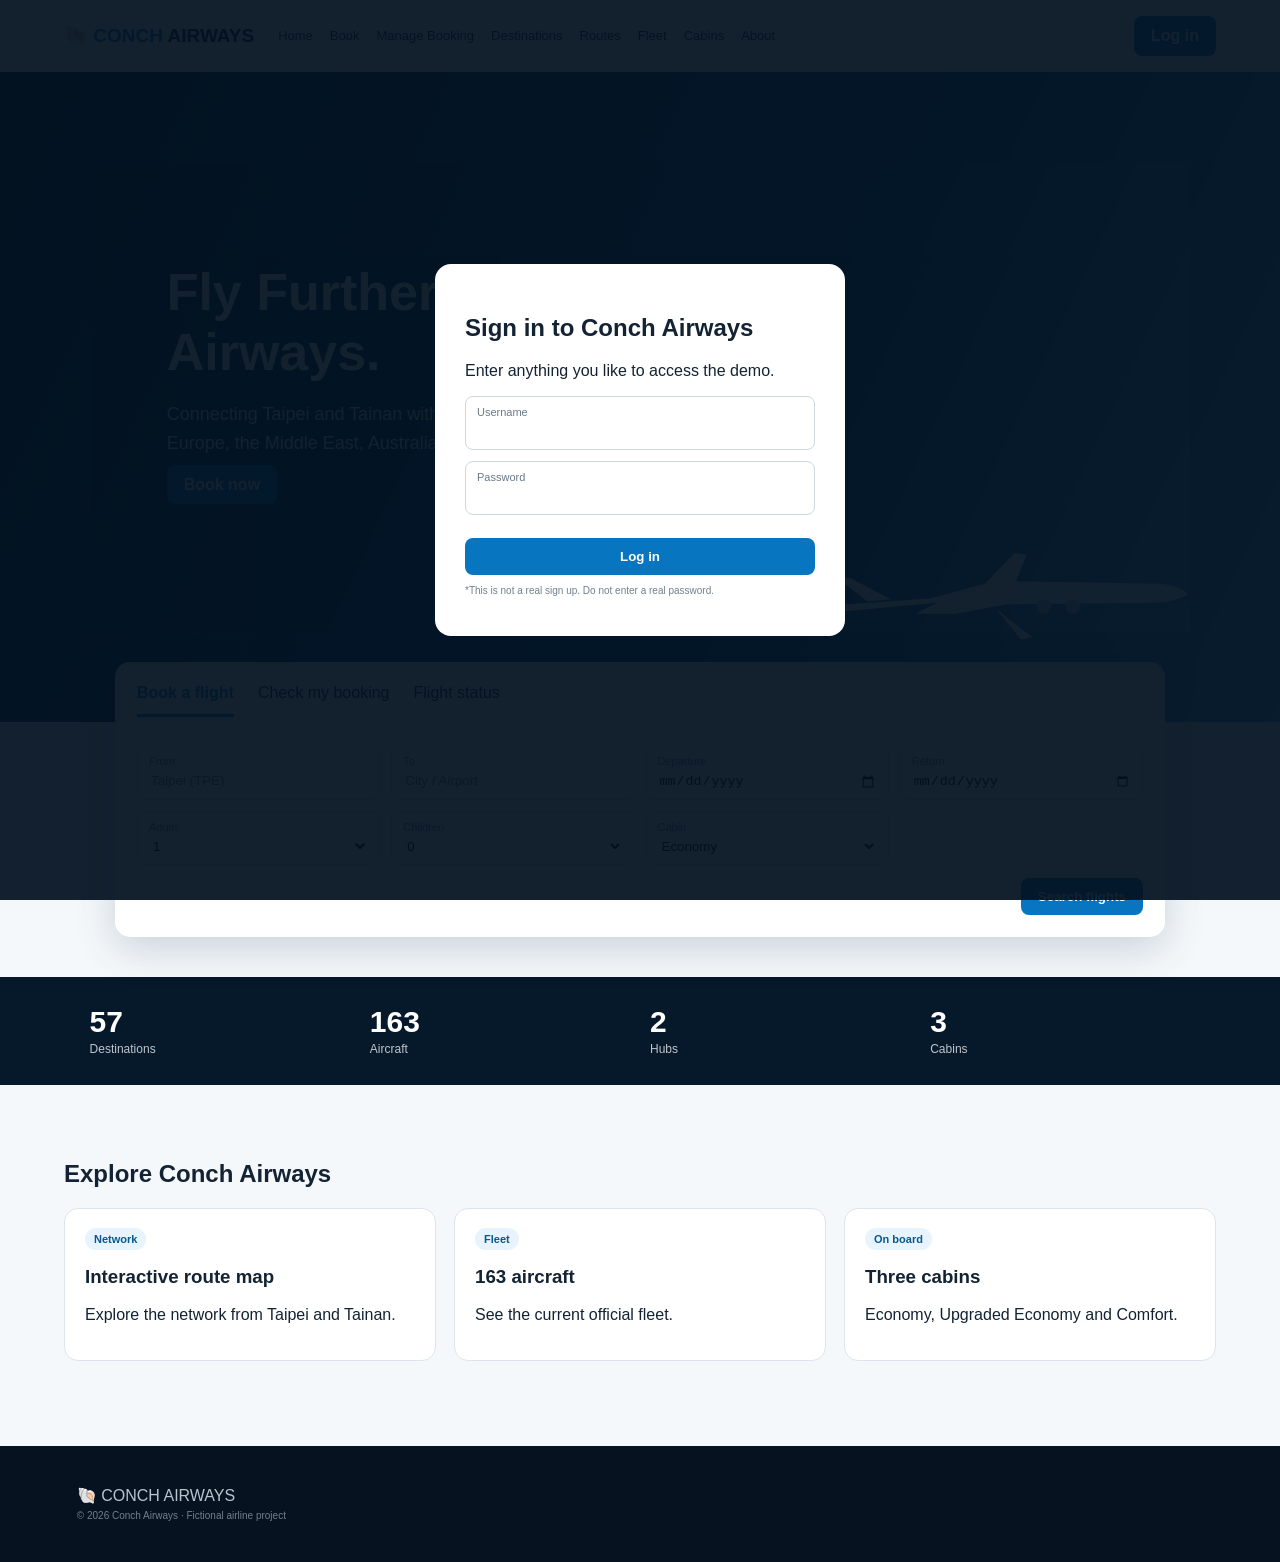
<file: index.html>
<!doctype html><html><head><meta charset='utf-8'><meta name='viewport' content='width=device-width,initial-scale=1'><title>Home · Conch Airways</title><link rel='stylesheet' href='style.css'></head><body><nav><a class='logo' href='index.html'>🐚 <b>CONCH</b> AIRWAYS</a><div class='links'><a href='index.html'>Home</a><a href='book.html'>Book</a><a href='manage.html'>Manage Booking</a><a href='destinations.html'>Destinations</a><a href='routes.html'>Routes</a><a href='fleet.html'>Fleet</a><a href='cabins.html'>Cabins</a><a href='about.html'>About</a></div><a class='btn' href='index.html#login'>Log in</a></nav><section class='hero'><div class='hero'><h1>Fly Further with Conch Airways.</h1><p>Connecting Taipei and Tainan with destinations across Asia, North America, Europe, the Middle East, Australia and the Pacific.</p><a class='btn' href='book.html'>Book now</a></div><div class='plane'><svg viewBox='0 0 600 180'><path d='M55 103L210 92 300 68 525 72Q550 74 562 86 545 97 520 98L315 100 245 113 190 113 220 98 75 111Q55 111 45 106Z' fill='white'/><path d='M270 88L325 30 342 32 318 91Z' fill='white'/><path d='M292 100L350 145 334 148 300 106Z' fill='white'/><path d='M125 96L85 65 101 64 157 93Z' fill='white'/><circle cx='365' cy='103' r='10' fill='#cbd7e2'/><circle cx='405' cy='103' r='10' fill='#cbd7e2'/></svg></div></section>
<div class='booking'><div class='tabs'><b>Book a flight</b><span>Check my booking</span><span>Flight status</span></div><form id='booking'><div class='grid'><div class='field'><label>From</label><input placeholder='Taipei (TPE)'></div><div class='field'><label>To</label><input placeholder='City / Airport'></div><div class='field'><label>Departure</label><input type='date'></div><div class='field'><label>Return</label><input type='date'></div><div class='field'><label>Adults</label><select><option>1</option><option>2</option><option>3</option></select></div><div class='field'><label>Children</label><select><option selected>0</option><option>1</option><option>2</option><option>3</option></select></div><div class='field'><label>Cabin</label><select><option>Economy</option><option>Upgraded Economy</option><option>Comfort</option></select></div></div><div class='right'><button class='btn'>Search flights</button></div></form></div>
<div class='stats'><div><strong>57</strong><span>Destinations</span></div><div><strong>163</strong><span>Aircraft</span></div><div><strong>2</strong><span>Hubs</span></div><div><strong>3</strong><span>Cabins</span></div></div>
<section class='section'><h2>Explore Conch Airways</h2><div class='cards'><a class='card' href='routes.html'><span class='tag'>Network</span><h3>Interactive route map</h3><p>Explore the network from Taipei and Tainan.</p></a><a class='card' href='fleet.html'><span class='tag'>Fleet</span><h3>163 aircraft</h3><p>See the current official fleet.</p></a><a class='card' href='cabins.html'><span class='tag'>On board</span><h3>Three cabins</h3><p>Economy, Upgraded Economy and Comfort.</p></a></div></section><footer>🐚 CONCH AIRWAYS<br><span class='small'>© 2026 Conch Airways · Fictional airline project</span></footer><div class='login' id='login'><div class='loginbox'><h2>Sign in to Conch Airways</h2><p>Enter anything you like to access the demo.</p><form onsubmit='return login(event)'><div class='field'><label>Username</label><input id='user' autocomplete='off'></div><div class='field'><label>Password</label><input id='pass' type='password' autocomplete='off'></div><div id='err' class='error'>Please enter something in both fields.</div><button class='btn' style='width:100%;margin-top:12px'>Log in</button></form><p class='small'>*This is not a real sign up. Do not enter a real password.</p></div></div><script src='script.js'></script></body></html>
</file>
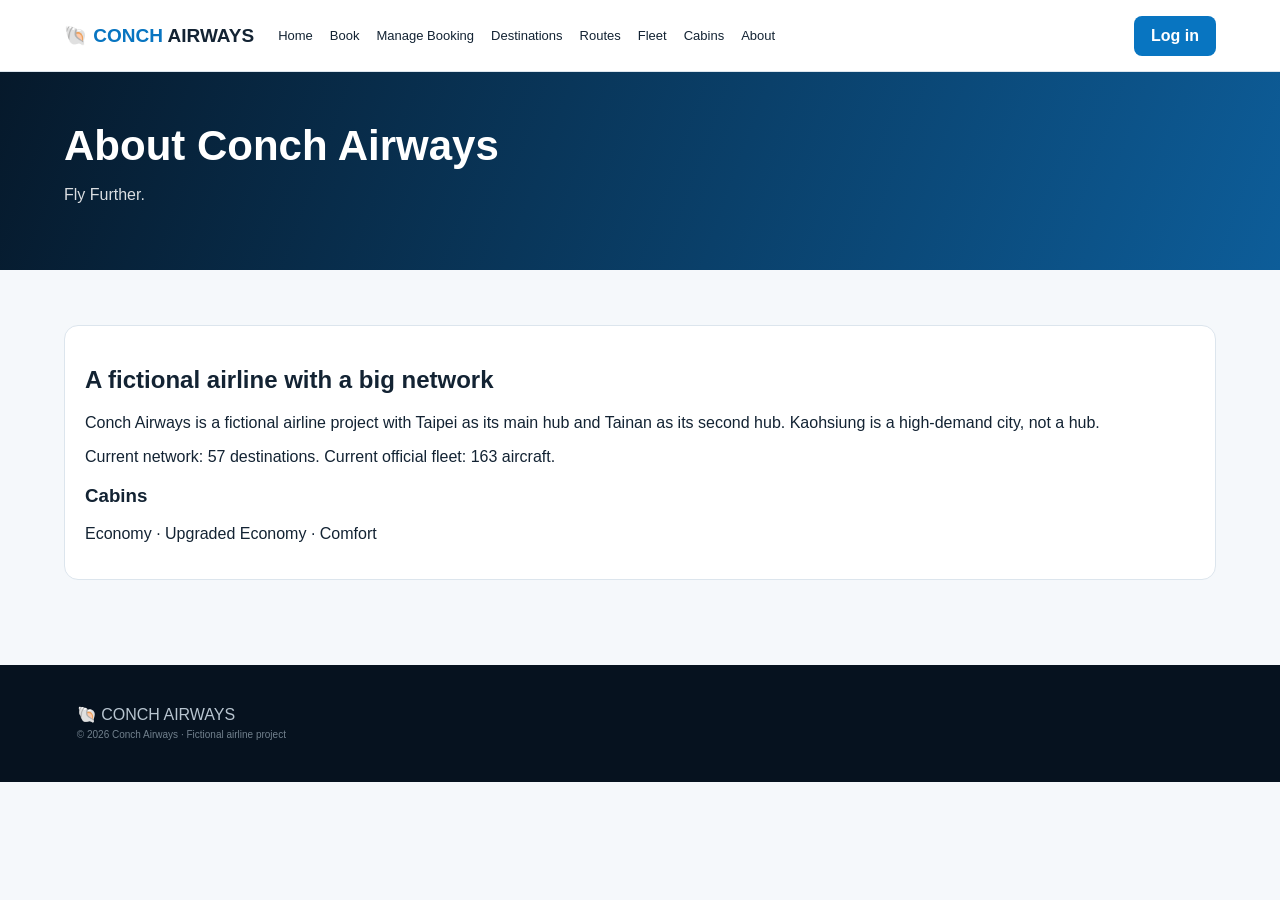
<file: about.html>
<!doctype html><html><head><meta charset='utf-8'><meta name='viewport' content='width=device-width,initial-scale=1'><title>About · Conch Airways</title><link rel='stylesheet' href='style.css'></head><body><nav><a class='logo' href='index.html'>🐚 <b>CONCH</b> AIRWAYS</a><div class='links'><a href='index.html'>Home</a><a href='book.html'>Book</a><a href='manage.html'>Manage Booking</a><a href='destinations.html'>Destinations</a><a href='routes.html'>Routes</a><a href='fleet.html'>Fleet</a><a href='cabins.html'>Cabins</a><a href='about.html'>About</a></div><a class='btn' href='index.html#login'>Log in</a></nav><section class='pagehero'><h1>About Conch Airways</h1><p>Fly Further.</p></section><section class='section'><div class='card'><h2>A fictional airline with a big network</h2><p>Conch Airways is a fictional airline project with Taipei as its main hub and Tainan as its second hub. Kaohsiung is a high-demand city, not a hub.</p><p>Current network: 57 destinations. Current official fleet: 163 aircraft.</p><h3>Cabins</h3><p>Economy · Upgraded Economy · Comfort</p></div></section><footer>🐚 CONCH AIRWAYS<br><span class='small'>© 2026 Conch Airways · Fictional airline project</span></footer><script src='script.js'></script></body></html>
</file>
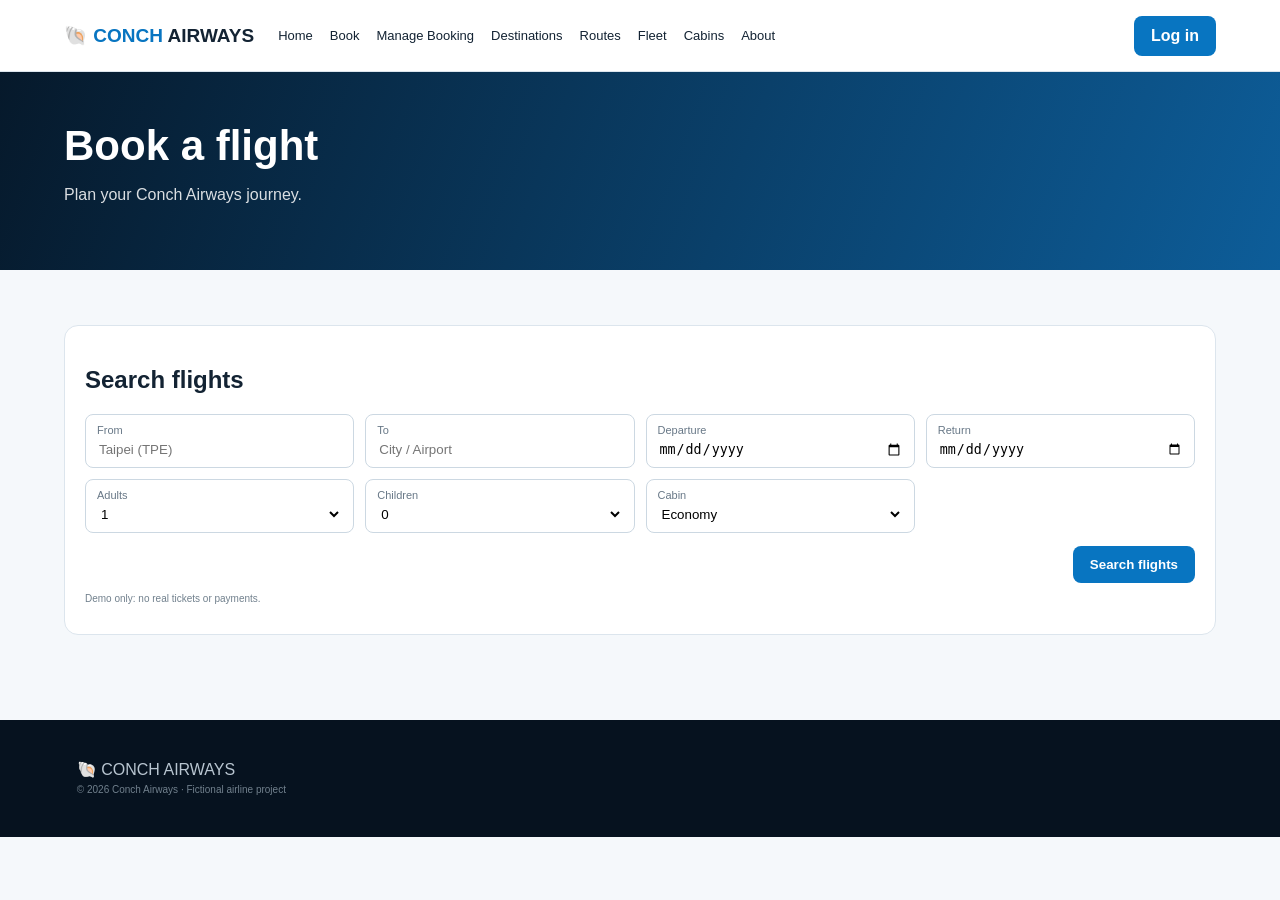
<file: book.html>
<!doctype html><html><head><meta charset='utf-8'><meta name='viewport' content='width=device-width,initial-scale=1'><title>Book · Conch Airways</title><link rel='stylesheet' href='style.css'></head><body><nav><a class='logo' href='index.html'>🐚 <b>CONCH</b> AIRWAYS</a><div class='links'><a href='index.html'>Home</a><a href='book.html'>Book</a><a href='manage.html'>Manage Booking</a><a href='destinations.html'>Destinations</a><a href='routes.html'>Routes</a><a href='fleet.html'>Fleet</a><a href='cabins.html'>Cabins</a><a href='about.html'>About</a></div><a class='btn' href='index.html#login'>Log in</a></nav><section class='pagehero'><h1>Book a flight</h1><p>Plan your Conch Airways journey.</p></section><section class='section'><div class='card'><h2>Search flights</h2><form id='booking'><div class='grid'><div class='field'><label>From</label><input required placeholder='Taipei (TPE)'></div><div class='field'><label>To</label><input required placeholder='City / Airport'></div><div class='field'><label>Departure</label><input type='date' required></div><div class='field'><label>Return</label><input type='date'></div><div class='field'><label>Adults</label><select><option>1</option><option>2</option><option>3</option></select></div><div class='field'><label>Children</label><select><option selected>0</option><option>1</option><option>2</option><option>3</option></select></div><div class='field'><label>Cabin</label><select><option>Economy</option><option>Upgraded Economy</option><option>Comfort</option></select></div></div><div class='right'><button class='btn'>Search flights</button></div></form><p class='small'>Demo only: no real tickets or payments.</p></div></section><footer>🐚 CONCH AIRWAYS<br><span class='small'>© 2026 Conch Airways · Fictional airline project</span></footer><script src='script.js'></script></body></html>
</file>
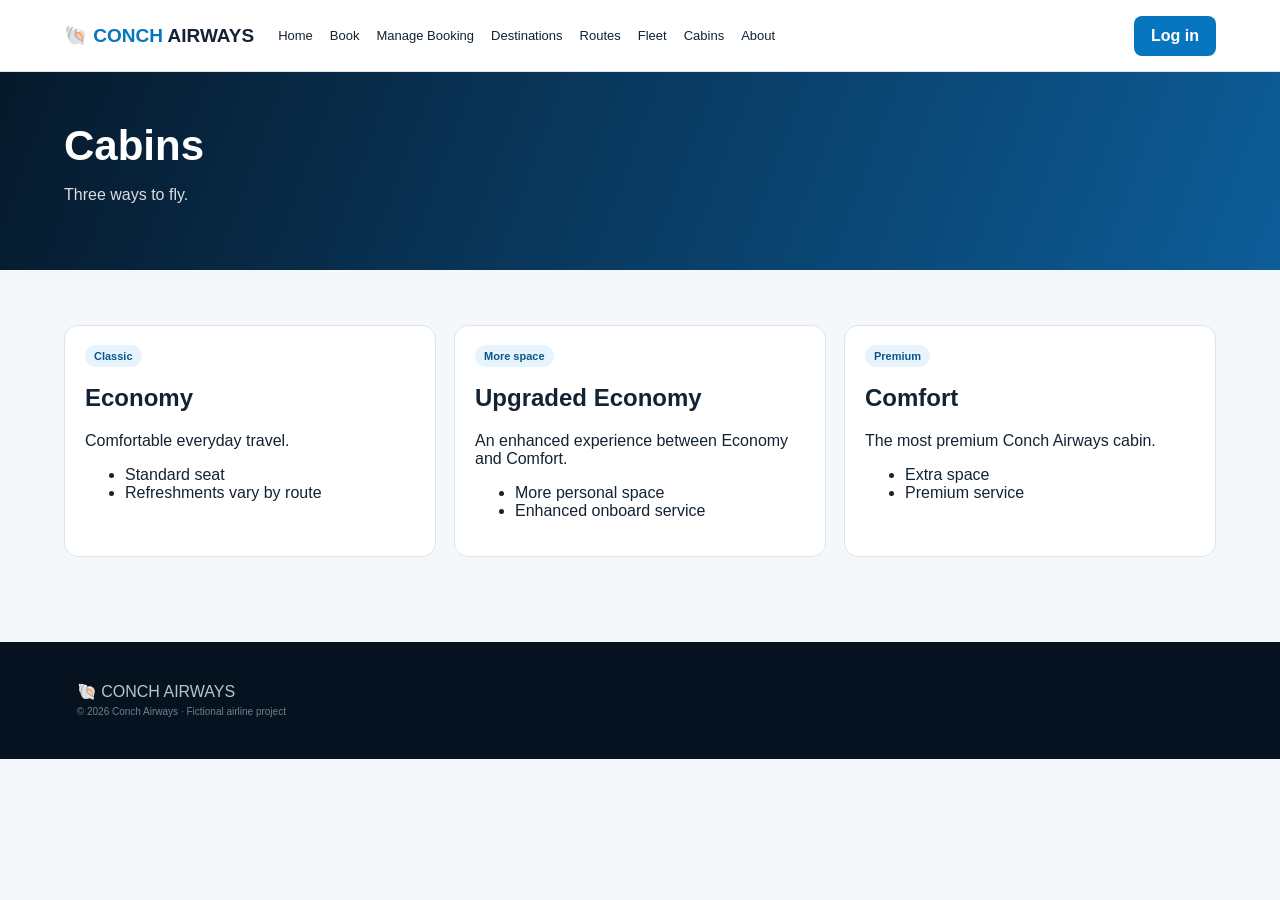
<file: cabins.html>
<!doctype html><html><head><meta charset='utf-8'><meta name='viewport' content='width=device-width,initial-scale=1'><title>Cabins · Conch Airways</title><link rel='stylesheet' href='style.css'></head><body><nav><a class='logo' href='index.html'>🐚 <b>CONCH</b> AIRWAYS</a><div class='links'><a href='index.html'>Home</a><a href='book.html'>Book</a><a href='manage.html'>Manage Booking</a><a href='destinations.html'>Destinations</a><a href='routes.html'>Routes</a><a href='fleet.html'>Fleet</a><a href='cabins.html'>Cabins</a><a href='about.html'>About</a></div><a class='btn' href='index.html#login'>Log in</a></nav><section class='pagehero'><h1>Cabins</h1><p>Three ways to fly.</p></section><section class='section'><div class='cards'><div class='card'><span class='tag'>Classic</span><h2>Economy</h2><p>Comfortable everyday travel.</p><ul><li>Standard seat</li><li>Refreshments vary by route</li></ul></div><div class='card'><span class='tag'>More space</span><h2>Upgraded Economy</h2><p>An enhanced experience between Economy and Comfort.</p><ul><li>More personal space</li><li>Enhanced onboard service</li></ul></div><div class='card'><span class='tag'>Premium</span><h2>Comfort</h2><p>The most premium Conch Airways cabin.</p><ul><li>Extra space</li><li>Premium service</li></ul></div></div></section><footer>🐚 CONCH AIRWAYS<br><span class='small'>© 2026 Conch Airways · Fictional airline project</span></footer><script src='script.js'></script></body></html>
</file>
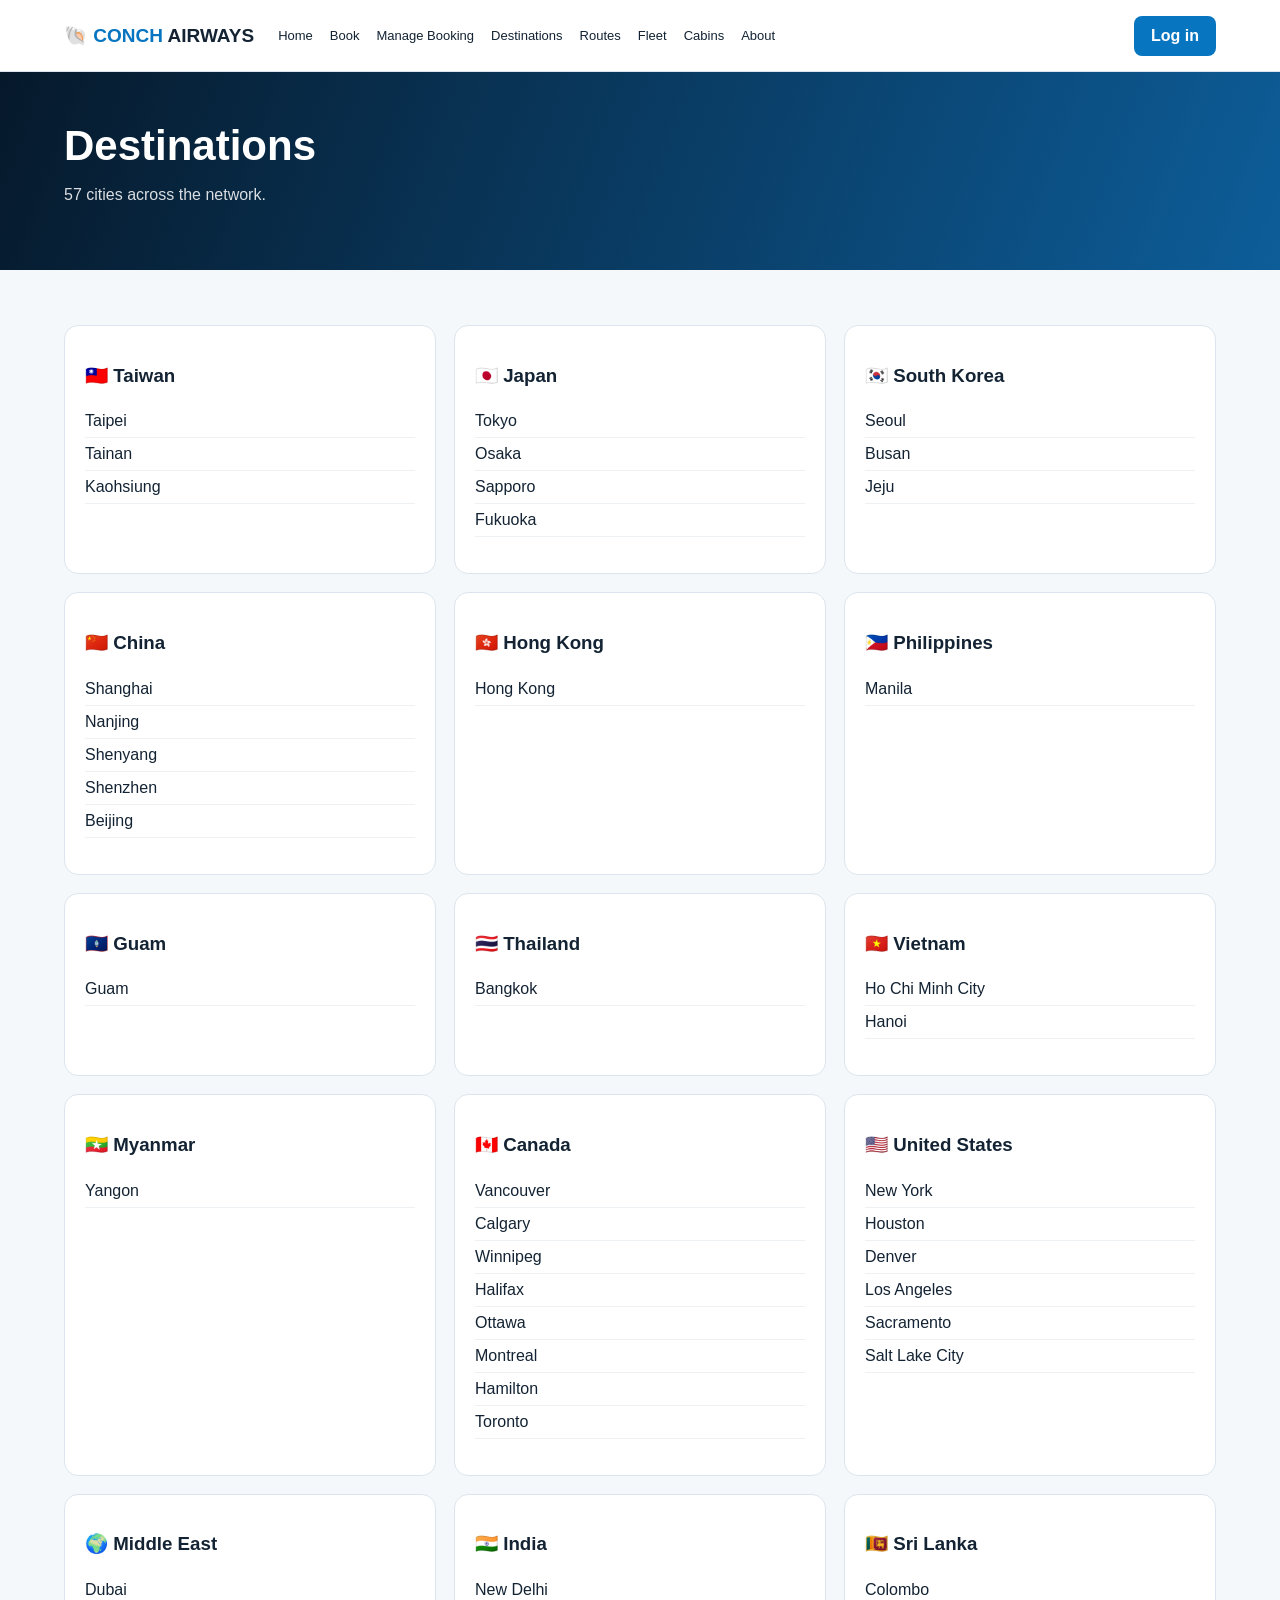
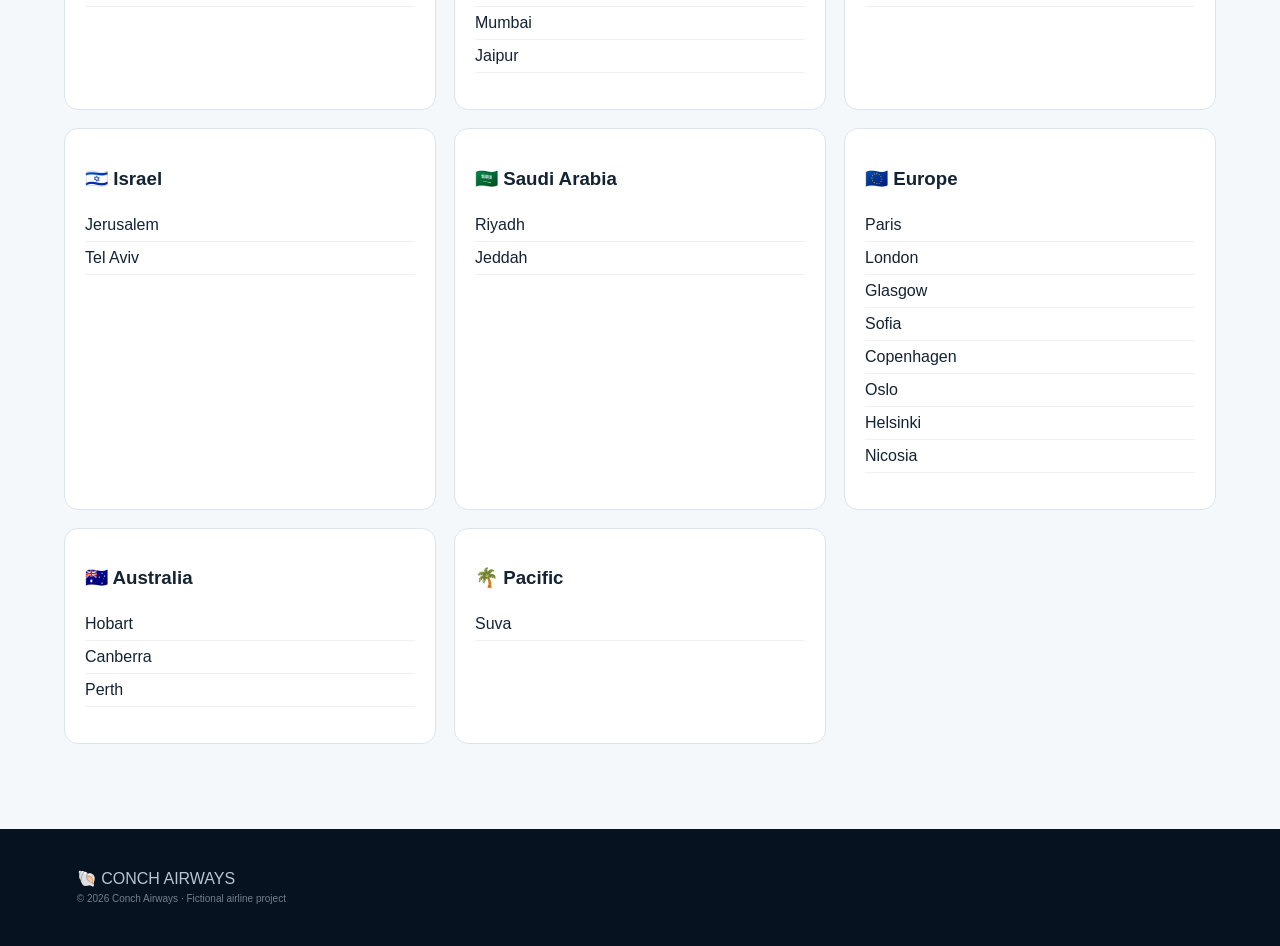
<file: destinations.html>
<!doctype html><html><head><meta charset='utf-8'><meta name='viewport' content='width=device-width,initial-scale=1'><title>Destinations · Conch Airways</title><link rel='stylesheet' href='style.css'></head><body><nav><a class='logo' href='index.html'>🐚 <b>CONCH</b> AIRWAYS</a><div class='links'><a href='index.html'>Home</a><a href='book.html'>Book</a><a href='manage.html'>Manage Booking</a><a href='destinations.html'>Destinations</a><a href='routes.html'>Routes</a><a href='fleet.html'>Fleet</a><a href='cabins.html'>Cabins</a><a href='about.html'>About</a></div><a class='btn' href='index.html#login'>Log in</a></nav><section class='pagehero'><h1>Destinations</h1><p>57 cities across the network.</p></section><section class='section'><div class='groups'><div class='card'><h3>🇹🇼 Taiwan</h3><ul><li>Taipei</li><li>Tainan</li><li>Kaohsiung</li></ul></div><div class='card'><h3>🇯🇵 Japan</h3><ul><li>Tokyo</li><li>Osaka</li><li>Sapporo</li><li>Fukuoka</li></ul></div><div class='card'><h3>🇰🇷 South Korea</h3><ul><li>Seoul</li><li>Busan</li><li>Jeju</li></ul></div><div class='card'><h3>🇨🇳 China</h3><ul><li>Shanghai</li><li>Nanjing</li><li>Shenyang</li><li>Shenzhen</li><li>Beijing</li></ul></div><div class='card'><h3>🇭🇰 Hong Kong</h3><ul><li>Hong Kong</li></ul></div><div class='card'><h3>🇵🇭 Philippines</h3><ul><li>Manila</li></ul></div><div class='card'><h3>🇬🇺 Guam</h3><ul><li>Guam</li></ul></div><div class='card'><h3>🇹🇭 Thailand</h3><ul><li>Bangkok</li></ul></div><div class='card'><h3>🇻🇳 Vietnam</h3><ul><li>Ho Chi Minh City</li><li>Hanoi</li></ul></div><div class='card'><h3>🇲🇲 Myanmar</h3><ul><li>Yangon</li></ul></div><div class='card'><h3>🇨🇦 Canada</h3><ul><li>Vancouver</li><li>Calgary</li><li>Winnipeg</li><li>Halifax</li><li>Ottawa</li><li>Montreal</li><li>Hamilton</li><li>Toronto</li></ul></div><div class='card'><h3>🇺🇸 United States</h3><ul><li>New York</li><li>Houston</li><li>Denver</li><li>Los Angeles</li><li>Sacramento</li><li>Salt Lake City</li></ul></div><div class='card'><h3>🌍 Middle East</h3><ul><li>Dubai</li></ul></div><div class='card'><h3>🇮🇳 India</h3><ul><li>New Delhi</li><li>Mumbai</li><li>Jaipur</li></ul></div><div class='card'><h3>🇱🇰 Sri Lanka</h3><ul><li>Colombo</li></ul></div><div class='card'><h3>🇮🇱 Israel</h3><ul><li>Jerusalem</li><li>Tel Aviv</li></ul></div><div class='card'><h3>🇸🇦 Saudi Arabia</h3><ul><li>Riyadh</li><li>Jeddah</li></ul></div><div class='card'><h3>🇪🇺 Europe</h3><ul><li>Paris</li><li>London</li><li>Glasgow</li><li>Sofia</li><li>Copenhagen</li><li>Oslo</li><li>Helsinki</li><li>Nicosia</li></ul></div><div class='card'><h3>🇦🇺 Australia</h3><ul><li>Hobart</li><li>Canberra</li><li>Perth</li></ul></div><div class='card'><h3>🌴 Pacific</h3><ul><li>Suva</li></ul></div></div></section><footer>🐚 CONCH AIRWAYS<br><span class='small'>© 2026 Conch Airways · Fictional airline project</span></footer><script src='script.js'></script></body></html>
</file>
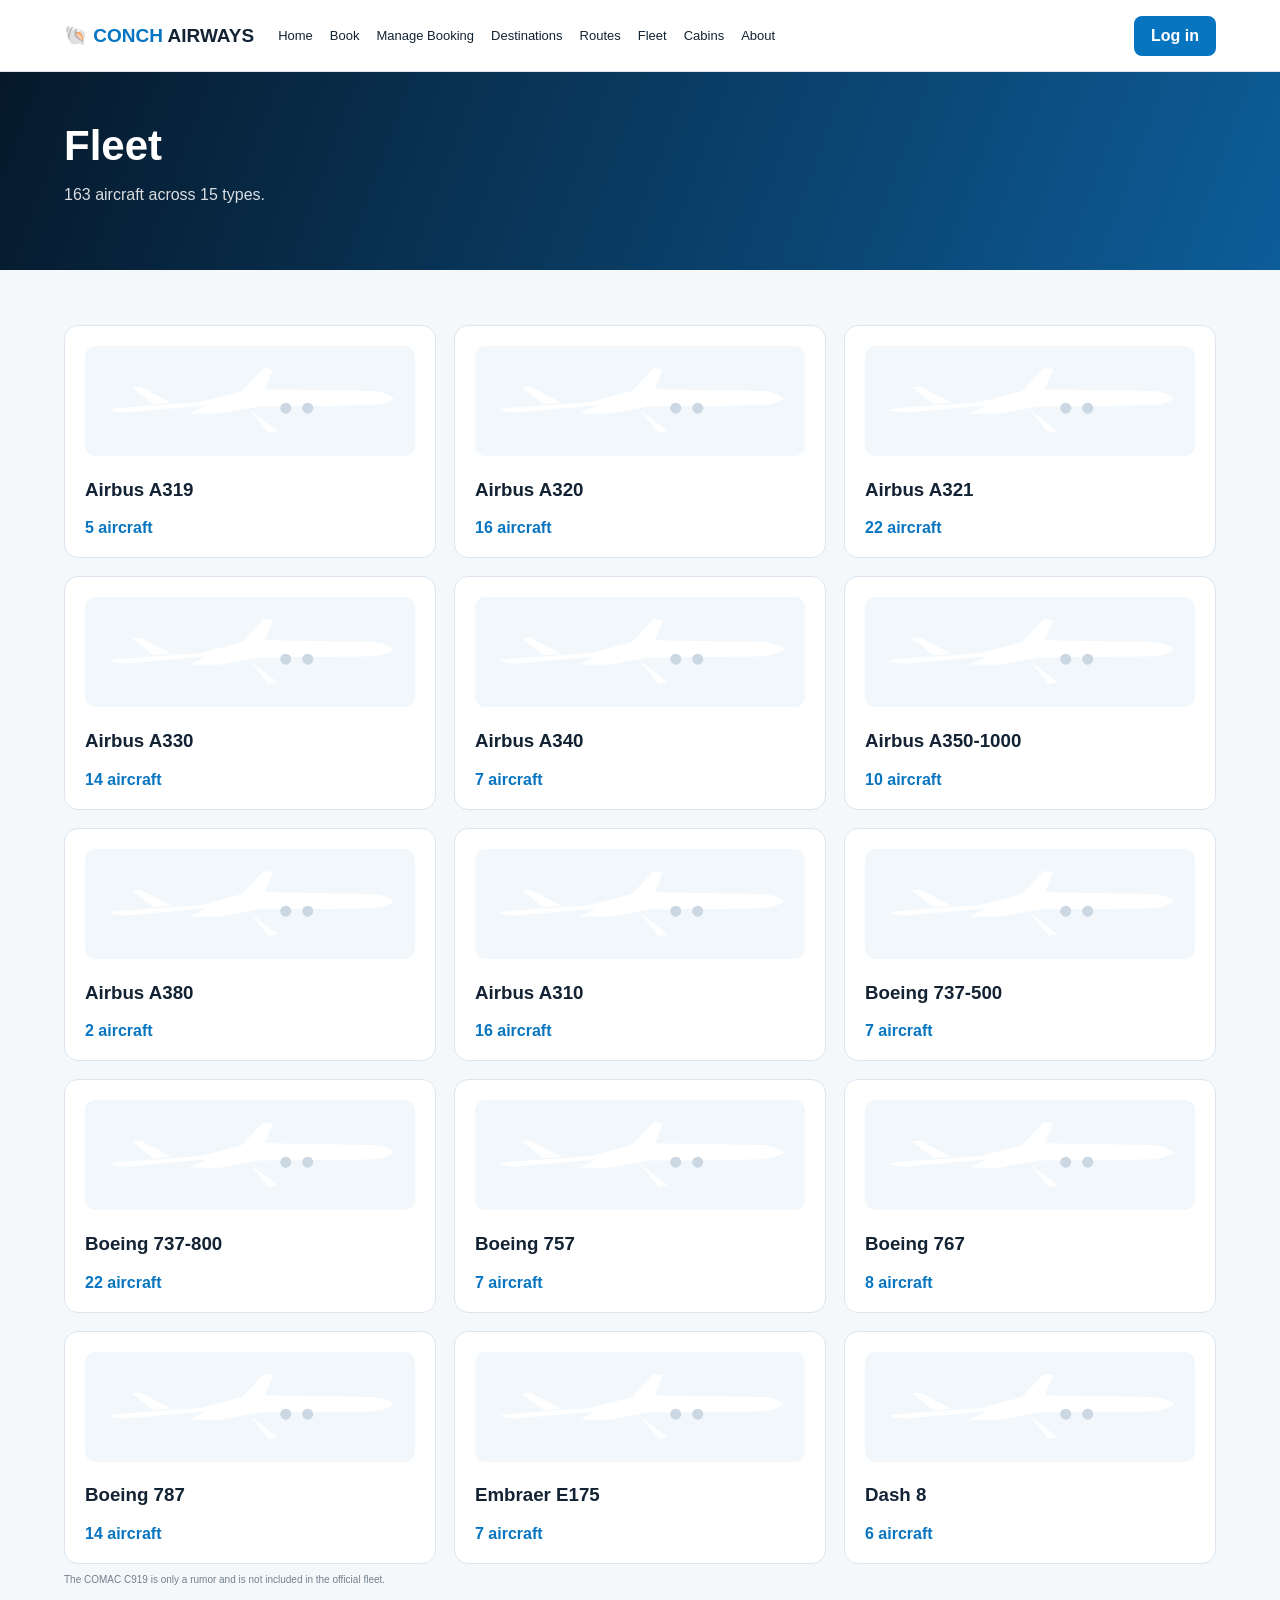
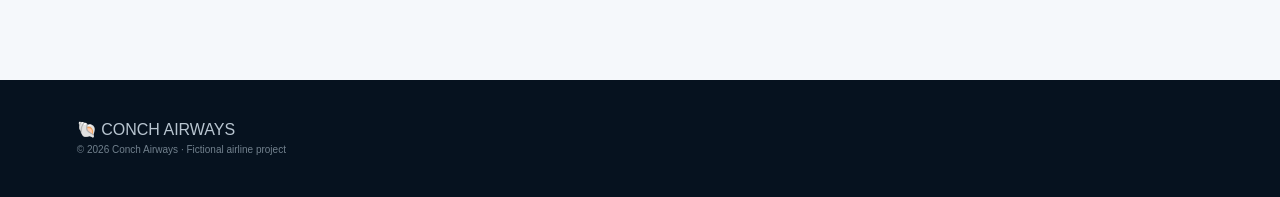
<file: fleet.html>
<!doctype html><html><head><meta charset='utf-8'><meta name='viewport' content='width=device-width,initial-scale=1'><title>Fleet · Conch Airways</title><link rel='stylesheet' href='style.css'></head><body><nav><a class='logo' href='index.html'>🐚 <b>CONCH</b> AIRWAYS</a><div class='links'><a href='index.html'>Home</a><a href='book.html'>Book</a><a href='manage.html'>Manage Booking</a><a href='destinations.html'>Destinations</a><a href='routes.html'>Routes</a><a href='fleet.html'>Fleet</a><a href='cabins.html'>Cabins</a><a href='about.html'>About</a></div><a class='btn' href='index.html#login'>Log in</a></nav><section class='pagehero'><h1>Fleet</h1><p>163 aircraft across 15 types.</p></section><section class='section'><div class='fleet'><div class='card'><svg viewBox='0 0 600 180'><path d='M55 103L210 92 300 68 525 72Q550 74 562 86 545 97 520 98L315 100 245 113 190 113 220 98 75 111Q55 111 45 106Z' fill='white'/><path d='M270 88L325 30 342 32 318 91Z' fill='white'/><path d='M292 100L350 145 334 148 300 106Z' fill='white'/><path d='M125 96L85 65 101 64 157 93Z' fill='white'/><circle cx='365' cy='103' r='10' fill='#cbd7e2'/><circle cx='405' cy='103' r='10' fill='#cbd7e2'/></svg><h3>Airbus A319</h3><div class='count'>5 aircraft</div></div><div class='card'><svg viewBox='0 0 600 180'><path d='M55 103L210 92 300 68 525 72Q550 74 562 86 545 97 520 98L315 100 245 113 190 113 220 98 75 111Q55 111 45 106Z' fill='white'/><path d='M270 88L325 30 342 32 318 91Z' fill='white'/><path d='M292 100L350 145 334 148 300 106Z' fill='white'/><path d='M125 96L85 65 101 64 157 93Z' fill='white'/><circle cx='365' cy='103' r='10' fill='#cbd7e2'/><circle cx='405' cy='103' r='10' fill='#cbd7e2'/></svg><h3>Airbus A320</h3><div class='count'>16 aircraft</div></div><div class='card'><svg viewBox='0 0 600 180'><path d='M55 103L210 92 300 68 525 72Q550 74 562 86 545 97 520 98L315 100 245 113 190 113 220 98 75 111Q55 111 45 106Z' fill='white'/><path d='M270 88L325 30 342 32 318 91Z' fill='white'/><path d='M292 100L350 145 334 148 300 106Z' fill='white'/><path d='M125 96L85 65 101 64 157 93Z' fill='white'/><circle cx='365' cy='103' r='10' fill='#cbd7e2'/><circle cx='405' cy='103' r='10' fill='#cbd7e2'/></svg><h3>Airbus A321</h3><div class='count'>22 aircraft</div></div><div class='card'><svg viewBox='0 0 600 180'><path d='M55 103L210 92 300 68 525 72Q550 74 562 86 545 97 520 98L315 100 245 113 190 113 220 98 75 111Q55 111 45 106Z' fill='white'/><path d='M270 88L325 30 342 32 318 91Z' fill='white'/><path d='M292 100L350 145 334 148 300 106Z' fill='white'/><path d='M125 96L85 65 101 64 157 93Z' fill='white'/><circle cx='365' cy='103' r='10' fill='#cbd7e2'/><circle cx='405' cy='103' r='10' fill='#cbd7e2'/></svg><h3>Airbus A330</h3><div class='count'>14 aircraft</div></div><div class='card'><svg viewBox='0 0 600 180'><path d='M55 103L210 92 300 68 525 72Q550 74 562 86 545 97 520 98L315 100 245 113 190 113 220 98 75 111Q55 111 45 106Z' fill='white'/><path d='M270 88L325 30 342 32 318 91Z' fill='white'/><path d='M292 100L350 145 334 148 300 106Z' fill='white'/><path d='M125 96L85 65 101 64 157 93Z' fill='white'/><circle cx='365' cy='103' r='10' fill='#cbd7e2'/><circle cx='405' cy='103' r='10' fill='#cbd7e2'/></svg><h3>Airbus A340</h3><div class='count'>7 aircraft</div></div><div class='card'><svg viewBox='0 0 600 180'><path d='M55 103L210 92 300 68 525 72Q550 74 562 86 545 97 520 98L315 100 245 113 190 113 220 98 75 111Q55 111 45 106Z' fill='white'/><path d='M270 88L325 30 342 32 318 91Z' fill='white'/><path d='M292 100L350 145 334 148 300 106Z' fill='white'/><path d='M125 96L85 65 101 64 157 93Z' fill='white'/><circle cx='365' cy='103' r='10' fill='#cbd7e2'/><circle cx='405' cy='103' r='10' fill='#cbd7e2'/></svg><h3>Airbus A350-1000</h3><div class='count'>10 aircraft</div></div><div class='card'><svg viewBox='0 0 600 180'><path d='M55 103L210 92 300 68 525 72Q550 74 562 86 545 97 520 98L315 100 245 113 190 113 220 98 75 111Q55 111 45 106Z' fill='white'/><path d='M270 88L325 30 342 32 318 91Z' fill='white'/><path d='M292 100L350 145 334 148 300 106Z' fill='white'/><path d='M125 96L85 65 101 64 157 93Z' fill='white'/><circle cx='365' cy='103' r='10' fill='#cbd7e2'/><circle cx='405' cy='103' r='10' fill='#cbd7e2'/></svg><h3>Airbus A380</h3><div class='count'>2 aircraft</div></div><div class='card'><svg viewBox='0 0 600 180'><path d='M55 103L210 92 300 68 525 72Q550 74 562 86 545 97 520 98L315 100 245 113 190 113 220 98 75 111Q55 111 45 106Z' fill='white'/><path d='M270 88L325 30 342 32 318 91Z' fill='white'/><path d='M292 100L350 145 334 148 300 106Z' fill='white'/><path d='M125 96L85 65 101 64 157 93Z' fill='white'/><circle cx='365' cy='103' r='10' fill='#cbd7e2'/><circle cx='405' cy='103' r='10' fill='#cbd7e2'/></svg><h3>Airbus A310</h3><div class='count'>16 aircraft</div></div><div class='card'><svg viewBox='0 0 600 180'><path d='M55 103L210 92 300 68 525 72Q550 74 562 86 545 97 520 98L315 100 245 113 190 113 220 98 75 111Q55 111 45 106Z' fill='white'/><path d='M270 88L325 30 342 32 318 91Z' fill='white'/><path d='M292 100L350 145 334 148 300 106Z' fill='white'/><path d='M125 96L85 65 101 64 157 93Z' fill='white'/><circle cx='365' cy='103' r='10' fill='#cbd7e2'/><circle cx='405' cy='103' r='10' fill='#cbd7e2'/></svg><h3>Boeing 737-500</h3><div class='count'>7 aircraft</div></div><div class='card'><svg viewBox='0 0 600 180'><path d='M55 103L210 92 300 68 525 72Q550 74 562 86 545 97 520 98L315 100 245 113 190 113 220 98 75 111Q55 111 45 106Z' fill='white'/><path d='M270 88L325 30 342 32 318 91Z' fill='white'/><path d='M292 100L350 145 334 148 300 106Z' fill='white'/><path d='M125 96L85 65 101 64 157 93Z' fill='white'/><circle cx='365' cy='103' r='10' fill='#cbd7e2'/><circle cx='405' cy='103' r='10' fill='#cbd7e2'/></svg><h3>Boeing 737-800</h3><div class='count'>22 aircraft</div></div><div class='card'><svg viewBox='0 0 600 180'><path d='M55 103L210 92 300 68 525 72Q550 74 562 86 545 97 520 98L315 100 245 113 190 113 220 98 75 111Q55 111 45 106Z' fill='white'/><path d='M270 88L325 30 342 32 318 91Z' fill='white'/><path d='M292 100L350 145 334 148 300 106Z' fill='white'/><path d='M125 96L85 65 101 64 157 93Z' fill='white'/><circle cx='365' cy='103' r='10' fill='#cbd7e2'/><circle cx='405' cy='103' r='10' fill='#cbd7e2'/></svg><h3>Boeing 757</h3><div class='count'>7 aircraft</div></div><div class='card'><svg viewBox='0 0 600 180'><path d='M55 103L210 92 300 68 525 72Q550 74 562 86 545 97 520 98L315 100 245 113 190 113 220 98 75 111Q55 111 45 106Z' fill='white'/><path d='M270 88L325 30 342 32 318 91Z' fill='white'/><path d='M292 100L350 145 334 148 300 106Z' fill='white'/><path d='M125 96L85 65 101 64 157 93Z' fill='white'/><circle cx='365' cy='103' r='10' fill='#cbd7e2'/><circle cx='405' cy='103' r='10' fill='#cbd7e2'/></svg><h3>Boeing 767</h3><div class='count'>8 aircraft</div></div><div class='card'><svg viewBox='0 0 600 180'><path d='M55 103L210 92 300 68 525 72Q550 74 562 86 545 97 520 98L315 100 245 113 190 113 220 98 75 111Q55 111 45 106Z' fill='white'/><path d='M270 88L325 30 342 32 318 91Z' fill='white'/><path d='M292 100L350 145 334 148 300 106Z' fill='white'/><path d='M125 96L85 65 101 64 157 93Z' fill='white'/><circle cx='365' cy='103' r='10' fill='#cbd7e2'/><circle cx='405' cy='103' r='10' fill='#cbd7e2'/></svg><h3>Boeing 787</h3><div class='count'>14 aircraft</div></div><div class='card'><svg viewBox='0 0 600 180'><path d='M55 103L210 92 300 68 525 72Q550 74 562 86 545 97 520 98L315 100 245 113 190 113 220 98 75 111Q55 111 45 106Z' fill='white'/><path d='M270 88L325 30 342 32 318 91Z' fill='white'/><path d='M292 100L350 145 334 148 300 106Z' fill='white'/><path d='M125 96L85 65 101 64 157 93Z' fill='white'/><circle cx='365' cy='103' r='10' fill='#cbd7e2'/><circle cx='405' cy='103' r='10' fill='#cbd7e2'/></svg><h3>Embraer E175</h3><div class='count'>7 aircraft</div></div><div class='card'><svg viewBox='0 0 600 180'><path d='M55 103L210 92 300 68 525 72Q550 74 562 86 545 97 520 98L315 100 245 113 190 113 220 98 75 111Q55 111 45 106Z' fill='white'/><path d='M270 88L325 30 342 32 318 91Z' fill='white'/><path d='M292 100L350 145 334 148 300 106Z' fill='white'/><path d='M125 96L85 65 101 64 157 93Z' fill='white'/><circle cx='365' cy='103' r='10' fill='#cbd7e2'/><circle cx='405' cy='103' r='10' fill='#cbd7e2'/></svg><h3>Dash 8</h3><div class='count'>6 aircraft</div></div></div><p class='small'>The COMAC C919 is only a rumor and is not included in the official fleet.</p></section><footer>🐚 CONCH AIRWAYS<br><span class='small'>© 2026 Conch Airways · Fictional airline project</span></footer><script src='script.js'></script></body></html>
</file>
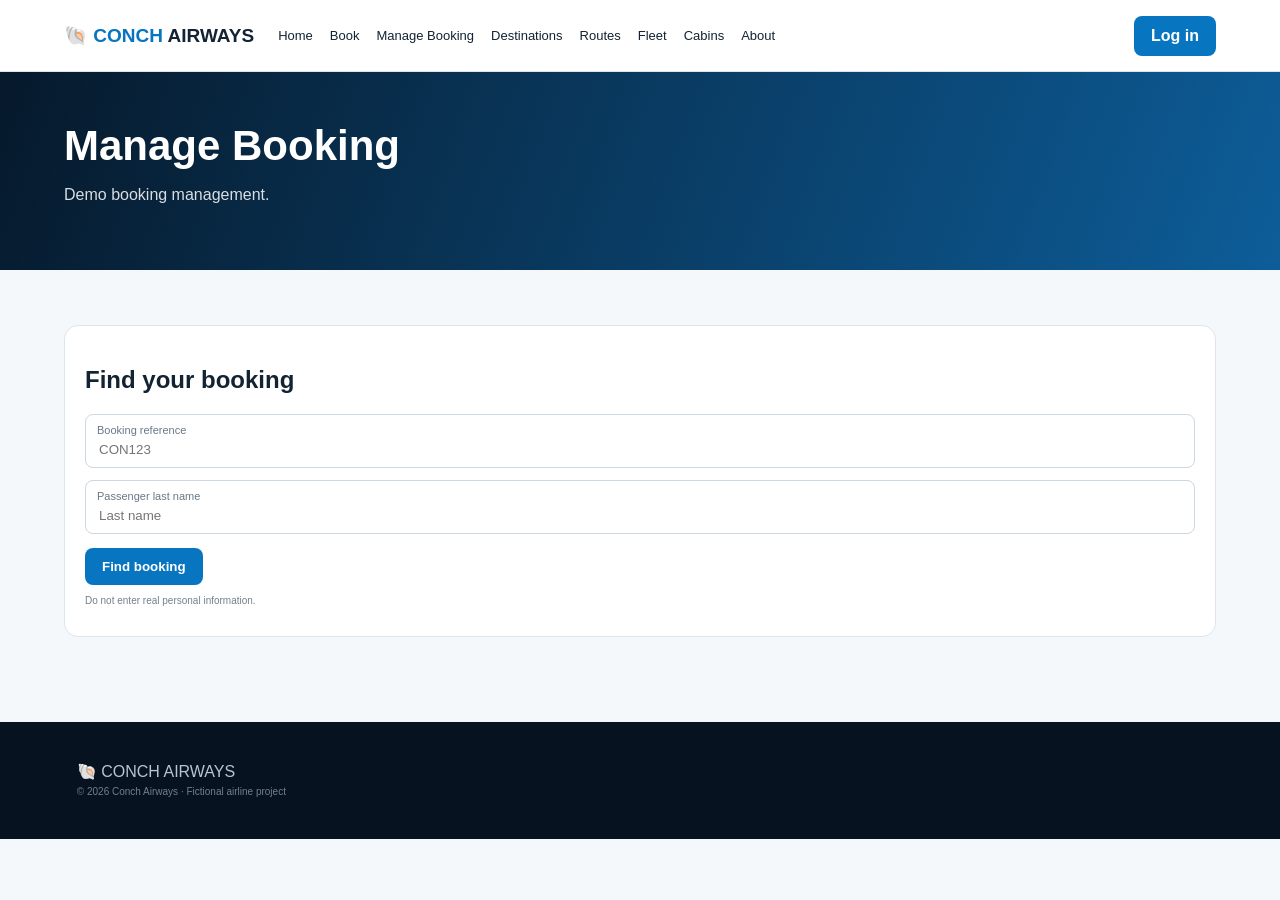
<file: manage.html>
<!doctype html><html><head><meta charset='utf-8'><meta name='viewport' content='width=device-width,initial-scale=1'><title>Manage Booking · Conch Airways</title><link rel='stylesheet' href='style.css'></head><body><nav><a class='logo' href='index.html'>🐚 <b>CONCH</b> AIRWAYS</a><div class='links'><a href='index.html'>Home</a><a href='book.html'>Book</a><a href='manage.html'>Manage Booking</a><a href='destinations.html'>Destinations</a><a href='routes.html'>Routes</a><a href='fleet.html'>Fleet</a><a href='cabins.html'>Cabins</a><a href='about.html'>About</a></div><a class='btn' href='index.html#login'>Log in</a></nav><section class='pagehero'><h1>Manage Booking</h1><p>Demo booking management.</p></section><section class='section'><div class='card'><h2>Find your booking</h2><div class='field'><label>Booking reference</label><input placeholder='CON123'></div><div class='field' style='margin-top:12px'><label>Passenger last name</label><input placeholder='Last name'></div><button class='btn' style='margin-top:14px' onclick="alert('Demo only — no real bookings exist.')">Find booking</button><p class='small'>Do not enter real personal information.</p></div></section><footer>🐚 CONCH AIRWAYS<br><span class='small'>© 2026 Conch Airways · Fictional airline project</span></footer><script src='script.js'></script></body></html>
</file>
<file: style.css>
*{box-sizing:border-box}body{margin:0;font-family:Arial,sans-serif;color:#132333;background:#f5f8fb}a{text-decoration:none;color:inherit}nav{height:72px;background:white;border-bottom:1px solid #dce5ed;display:flex;align-items:center;gap:24px;padding:0 5%;position:sticky;top:0;z-index:10}.logo{font-weight:800;font-size:19px;white-space:nowrap}.logo b{color:#0875c1}.links{display:flex;gap:17px;flex:1;overflow:auto}.links a{font-size:13px}.btn{background:#0875c1;color:white;border:0;border-radius:8px;padding:11px 17px;font-weight:bold;cursor:pointer}.hero{min-height:470px;padding:90px 7%;color:white;background:linear-gradient(115deg,#06192b,#0b538d 60%,#53afe7);position:relative;overflow:hidden}.hero h1{font-size:52px;max-width:620px;margin:10px 0}.hero p{font-size:18px;line-height:1.6;max-width:650px}.plane{position:absolute;right:5%;bottom:55px;width:440px;opacity:.95}.booking{width:88%;max-width:1050px;margin:-60px auto 40px;background:white;padding:22px;border-radius:15px;box-shadow:0 12px 40px #17344a30;position:relative}.tabs{display:flex;gap:24px;border-bottom:1px solid #ddd;padding-bottom:12px;margin-bottom:15px}.tabs b{color:#0875c1;border-bottom:3px solid #0875c1;padding-bottom:12px}.grid{display:grid;grid-template-columns:repeat(4,1fr);gap:11px}.field{border:1px solid #ccd8e2;border-radius:8px;padding:9px 11px}.field label{display:block;font-size:11px;color:#687887;margin-bottom:4px}.field input,.field select{width:100%;border:0;outline:0;background:white}.right{text-align:right;margin-top:13px}.section{width:90%;max-width:1180px;margin:0 auto;padding:55px 0}.cards,.groups,.fleet{display:grid;grid-template-columns:repeat(3,1fr);gap:18px}.card{background:white;border:1px solid #dce5ed;border-radius:14px;padding:20px}.tag{font-size:11px;background:#e8f4fd;color:#07588e;border-radius:20px;padding:5px 9px;font-weight:bold}.pagehero{padding:50px 5%;color:white;background:linear-gradient(110deg,#06192b,#0d5d99)}.pagehero h1{font-size:42px;margin:0 0 8px}.pagehero p{opacity:.85}.groups .card ul{padding:0;list-style:none}.groups li{padding:7px 0;border-bottom:1px solid #edf1f4}.fleet .card svg{width:100%;height:110px;background:#f1f7fb;border-radius:10px}.count{color:#0875c1;font-weight:bold}.stats{background:#06192b;color:white;display:grid;grid-template-columns:repeat(4,1fr);padding:28px 7%;gap:20px}.stats strong{font-size:30px;display:block}.stats span{font-size:12px;opacity:.75}.login{position:fixed;inset:0;background:#031221ee;display:flex;align-items:center;justify-content:center;z-index:50}.loginbox{width:min(410px,90%);background:white;padding:30px;border-radius:16px}.loginbox .field{margin:11px 0}.error{display:none;color:#b3261e;font-size:12px}.small{font-size:10px;color:#71808d}.map{background:#081d31;border-radius:16px;padding:12px;overflow:auto}.map svg{width:100%;min-width:760px;height:480px}.route{stroke:#4db8f5;stroke-width:1.4;opacity:.55}.dot{fill:white;stroke:#0875c1;stroke-width:2;cursor:pointer}.hub{fill:#ffd76a;stroke:white;stroke-width:2;cursor:pointer}.label{fill:white;font-size:10px}footer{background:#06121f;color:#b8c5d0;padding:40px 6%;margin-top:30px}@media(max-width:800px){.grid,.cards,.groups,.fleet,.stats{grid-template-columns:1fr 1fr}.links{order:3;width:100%}nav{height:auto;flex-wrap:wrap;padding-bottom:10px}.hero h1{font-size:38px}.plane{opacity:.25;right:-100px}}@media(max-width:520px){.grid,.cards,.groups,.fleet,.stats{grid-template-columns:1fr}}
</file>
